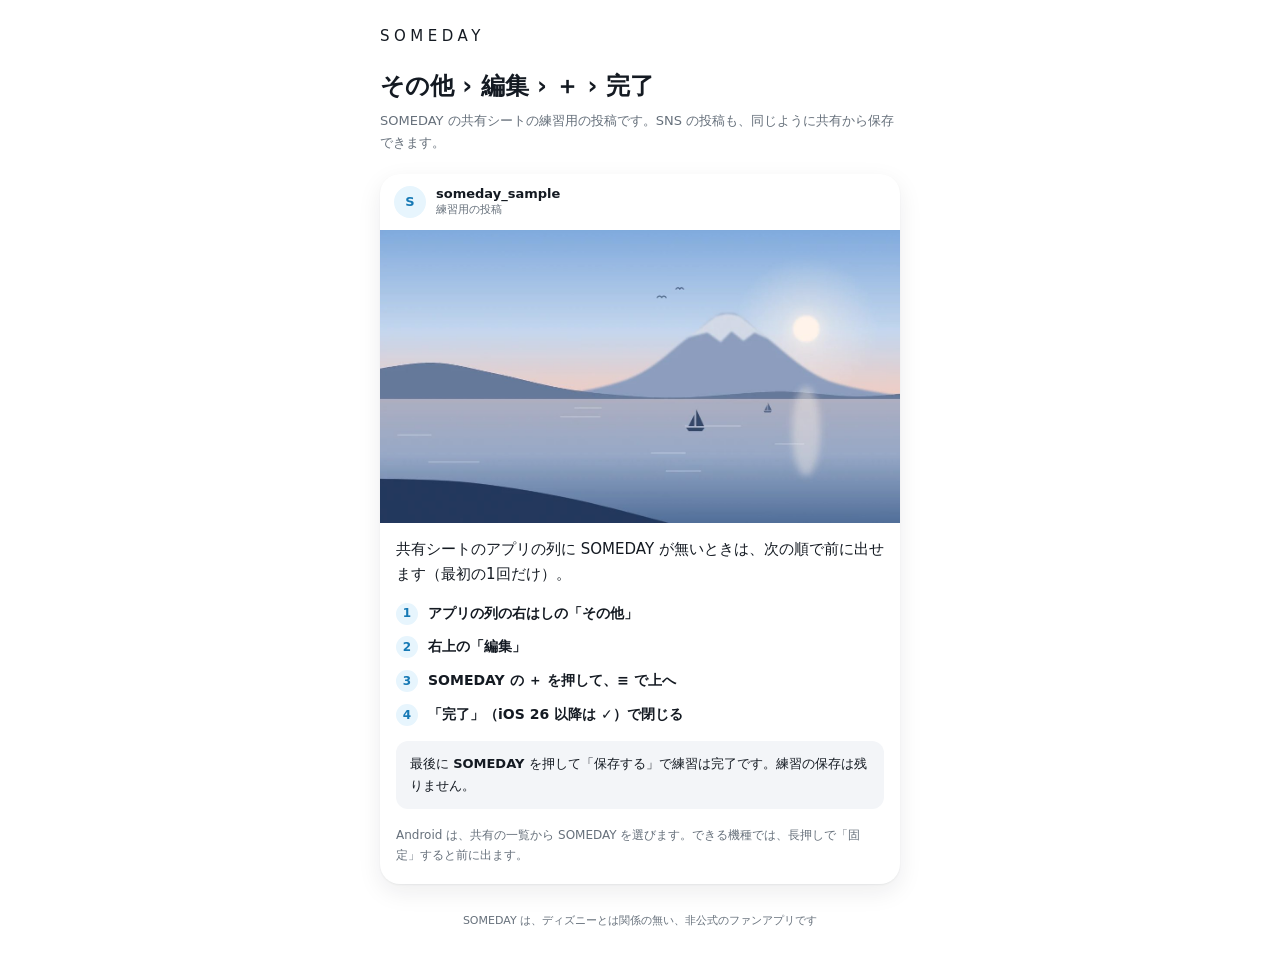
<file: practice/index.html>
<!doctype html>
<!--
  SOMEDAY の初回起動の「共有シートでためす」で共有する、練習用の見本の投稿（P1-F10-11）。
  【GitHub Pages の写し（site-legacy/。P1-F0-18）】1.1.0 の拡張は古い URL だけを練習と見なし、この OGP を読むので、中身と og のタグは古い URL のまま残す。
  新しい置き場所は site/practice/（https://somedayapp.pages.dev/practice/）。閉じる時は site-legacy/README.md。
  公開先：https://h-r-n.github.io/someday-site/practice/（アプリの PRACTICE_URL・拡張の PracticeUrl.sample と同じ。
  置き場所を変えるときは、アプリの両方の定数と例の表も変える）。
  題（<title>・og:title）は共有シートの上のプレビューに出るので、手順を書く。公式の画像・ロゴ・キャラクターは使わない。
-->
<html lang="ja">
  <head>
    <meta charset="utf-8" />
    <meta name="viewport" content="width=device-width, initial-scale=1, viewport-fit=cover" />
    <title>その他 › 編集 › ＋ › 完了</title>
    <meta
      name="description"
      content="SOMEDAY の共有シートの練習用の投稿です。最後に SOMEDAY を押して「保存する」で練習は完了（練習の保存は残りません）。"
    />
    <meta name="robots" content="noindex" />
    <link rel="canonical" href="https://h-r-n.github.io/someday-site/practice/" />
    <meta property="og:type" content="website" />
    <meta property="og:site_name" content="SOMEDAY" />
    <meta property="og:locale" content="ja_JP" />
    <meta property="og:url" content="https://h-r-n.github.io/someday-site/practice/" />
    <meta property="og:title" content="その他 › 編集 › ＋ › 完了" />
    <meta
      property="og:description"
      content="SOMEDAY の共有シートの練習用の投稿です。最後に SOMEDAY を押して「保存する」で練習は完了（練習の保存は残りません）。"
    />
    <meta property="og:image" content="https://h-r-n.github.io/someday-site/practice/og.png" />
    <meta property="og:image:type" content="image/png" />
    <meta property="og:image:width" content="1200" />
    <meta property="og:image:height" content="630" />
    <meta
      property="og:image:alt"
      content="湖と山の風景の上に「その他 › 編集 › ＋ › 完了」の手順を書いたカード"
    />
    <meta name="twitter:card" content="summary_large_image" />
    <meta name="twitter:title" content="その他 › 編集 › ＋ › 完了" />
    <meta name="twitter:image" content="https://h-r-n.github.io/someday-site/practice/og.png" />
    <link rel="icon" type="image/png" href="../favicon.png" />
    <link rel="apple-touch-icon" href="../apple-touch-icon.png" />
    <link rel="stylesheet" href="../assets/site.css" />
    <style>
      .post-head {
        display: flex;
        align-items: center;
        gap: 10px;
        padding: 12px 14px;
      }
      .post-avatar {
        display: grid;
        place-items: center;
        width: 32px;
        height: 32px;
        border-radius: 50%;
        background: var(--accent-soft);
        color: var(--accent-ink);
        font-weight: 900;
        font-size: 13px;
      }
      .post-who {
        font-size: 13px;
        font-weight: 700;
        line-height: 1.3;
      }
      .post-who span {
        display: block;
        color: var(--ink2);
        font-size: 11px;
        font-weight: 400;
      }
      .post-photo {
        display: block;
        width: 100%;
        height: auto;
        aspect-ratio: 16 / 9;
        object-fit: cover;
        background: var(--sunk);
      }
      .post-body {
        padding: 14px 16px 18px;
      }
      .post-body p {
        margin: 0;
      }
      .steps {
        list-style: none;
        margin: 14px 0 0;
        padding: 0;
        counter-reset: step;
      }
      .steps li {
        display: flex;
        gap: 10px;
        align-items: flex-start;
        font-size: 14px;
        font-weight: 700;
        counter-increment: step;
      }
      .steps li + li {
        margin-top: 10px;
      }
      .steps li::before {
        content: counter(step);
        flex: none;
        display: grid;
        place-items: center;
        width: 22px;
        height: 22px;
        margin-top: 1px;
        border-radius: 50%;
        background: var(--accent-soft);
        color: var(--accent-ink);
        font-size: 12px;
      }
      .post-body .finish {
        margin-top: 14px;
        padding: 12px 14px;
        border-radius: var(--r-md);
        background: var(--sunk);
        font-size: 13px;
      }
      .finish b {
        font-weight: 900;
      }
      .post-body .note {
        margin: 16px 0 0;
        color: var(--ink2);
        font-size: 12px;
      }
    </style>
  </head>
  <body>
    <main class="page">
      <p class="brand">SOMEDAY</p>
      <h1>その他 › 編集 › ＋ › 完了</h1>
      <p class="lead">
        SOMEDAY の共有シートの練習用の投稿です。SNS の投稿も、同じように共有から保存できます。
      </p>

      <article class="card" aria-label="練習用の投稿">
        <div class="post-head">
          <span class="post-avatar" aria-hidden="true">S</span>
          <p class="post-who" style="margin: 0">someday_sample<span>練習用の投稿</span></p>
        </div>
        <img
          class="post-photo"
          src="scene.jpg"
          width="1200"
          height="675"
          alt="夕方の湖と山の風景のイラスト"
        />
        <div class="post-body">
          <p>
            共有シートのアプリの列に SOMEDAY が無いときは、次の順で前に出せます（最初の1回だけ）。
          </p>
          <ol class="steps">
            <li>アプリの列の右はしの「その他」</li>
            <li>右上の「編集」</li>
            <li>SOMEDAY の ＋ を押して、≡ で上へ</li>
            <li>「完了」（iOS 26 以降は ✓）で閉じる</li>
          </ol>
          <p class="finish">
            最後に <b>SOMEDAY</b> を押して「保存する」で練習は完了です。練習の保存は残りません。
          </p>
          <p class="note">
            Android は、共有の一覧から SOMEDAY
            を選びます。できる機種では、長押しで「固定」すると前に出ます。
          </p>
        </div>
      </article>

      <p class="legal">SOMEDAY は、ディズニーとは関係の無い、非公式のファンアプリです</p>
    </main>
  </body>
</html>
</file>
<file: assets/site.css>
/*
 * SOMEDAY の公開ページ（https://h-r-n.github.io/someday-site/）の共通の見た目。
 * 色は DESIGN.md のトークン（src/constants/theme.ts の Colors）の写し。外部のフォント・スクリプトは読まない。
 * ページを足すとき（privacy/・support/ など）は、<link rel="stylesheet" href="../assets/site.css"> で読み、
 * .page の中に .brand・h1・.lead・.card・.legal を並べる。
 */
:root {
  color-scheme: light dark;
  --bg: #ffffff;
  --card: #ffffff;
  --sunk: #f3f5f8;
  --line: #e4e8ee;
  --ink: #141a22;
  --ink2: #66707b;
  --accent: #38a8e6;
  --accent-soft: #e7f5fd;
  --accent-ink: #1679b5;
  --shadow: 0 1px 2px rgba(20, 26, 34, 0.06), 0 8px 24px rgba(20, 26, 34, 0.08);
  --r-card: 20px;
  --r-md: 12px;
  --gutter: 20px;
  --font-ja:
    'Zen Kaku Gothic New', 'Hiragino Sans', 'Hiragino Kaku Gothic ProN', 'Noto Sans JP', system-ui,
    sans-serif;
  --font-en: 'Jost', 'Avenir Next', 'Helvetica Neue', system-ui, sans-serif;
}

@media (prefers-color-scheme: dark) {
  :root {
    --bg: #121820;
    --card: #1a222c;
    --sunk: #202a35;
    --line: #2a3542;
    --ink: #f2f4f8;
    --ink2: #a3adbd;
    --accent: #5cbcf0;
    --accent-soft: #15303d;
    --accent-ink: #8fd2f7;
    --shadow: 0 1px 2px rgba(0, 0, 0, 0.3), 0 8px 24px rgba(0, 0, 0, 0.3);
  }
}

* {
  box-sizing: border-box;
}

html {
  -webkit-text-size-adjust: 100%;
}

body {
  margin: 0;
  background: var(--bg);
  color: var(--ink);
  font-family: var(--font-ja);
  font-size: 15px;
  line-height: 1.7;
}

a {
  color: var(--accent-ink);
}

.page {
  max-width: 560px;
  margin: 0 auto;
  padding: 24px var(--gutter) 40px;
}

.brand {
  margin: 0;
  font-family: var(--font-en);
  font-size: 15px;
  font-weight: 400;
  letter-spacing: 0.3em;
}

h1 {
  margin: 20px 0 0;
  font-size: 24px;
  font-weight: 900;
  line-height: 1.35;
}

.lead {
  margin: 8px 0 0;
  color: var(--ink2);
  font-size: 13px;
}

.card {
  margin-top: 20px;
  background: var(--card);
  border-radius: var(--r-card);
  box-shadow: var(--shadow);
  overflow: hidden;
}

.links {
  list-style: none;
  margin: 0;
  padding: 0;
}

.links li + li {
  border-top: 1px solid var(--line);
}

.links a {
  display: block;
  padding: 16px 18px;
  color: var(--ink);
  font-weight: 700;
  text-decoration: none;
}

.links span {
  display: block;
  color: var(--ink2);
  font-size: 12px;
  font-weight: 400;
}

.legal {
  margin: 28px 0 0;
  color: var(--ink2);
  font-size: 11px;
  text-align: center;
}

/*
 * 規約・プライバシーポリシー・サポートなど、文章のページ（terms/・privacy/・support/。P1-F0-13）。
 * .card.doc の中に h2・p・ul・ol・dl・.note を並べる。文字は 15px 以上、行の高さ 1.8。
 */
.doc {
  padding: 8px 20px 24px;
  font-size: 15px;
  line-height: 1.8;
}

.doc h2 {
  margin: 28px 0 0;
  font-size: 17px;
  font-weight: 900;
  line-height: 1.5;
}

.doc p,
.doc ul,
.doc ol,
.doc dl {
  margin: 10px 0 0;
}

.doc ul,
.doc ol {
  padding-left: 1.4em;
}

.doc li + li {
  margin-top: 4px;
}

.doc dt {
  margin-top: 12px;
  font-weight: 700;
}

.doc dd {
  margin: 0;
}

.doc .note {
  margin-top: 12px;
  padding: 12px 14px;
  border-radius: var(--r-md);
  background: var(--sunk);
}

.doc .meta {
  color: var(--ink2);
}

.doc .mail {
  font-weight: 700;
  overflow-wrap: anywhere;
}

.doc-nav {
  margin: 16px 0 0;
  font-size: 15px;
  line-height: 1.8;
}

.doc-nav a + a {
  margin-left: 16px;
}
</file>
